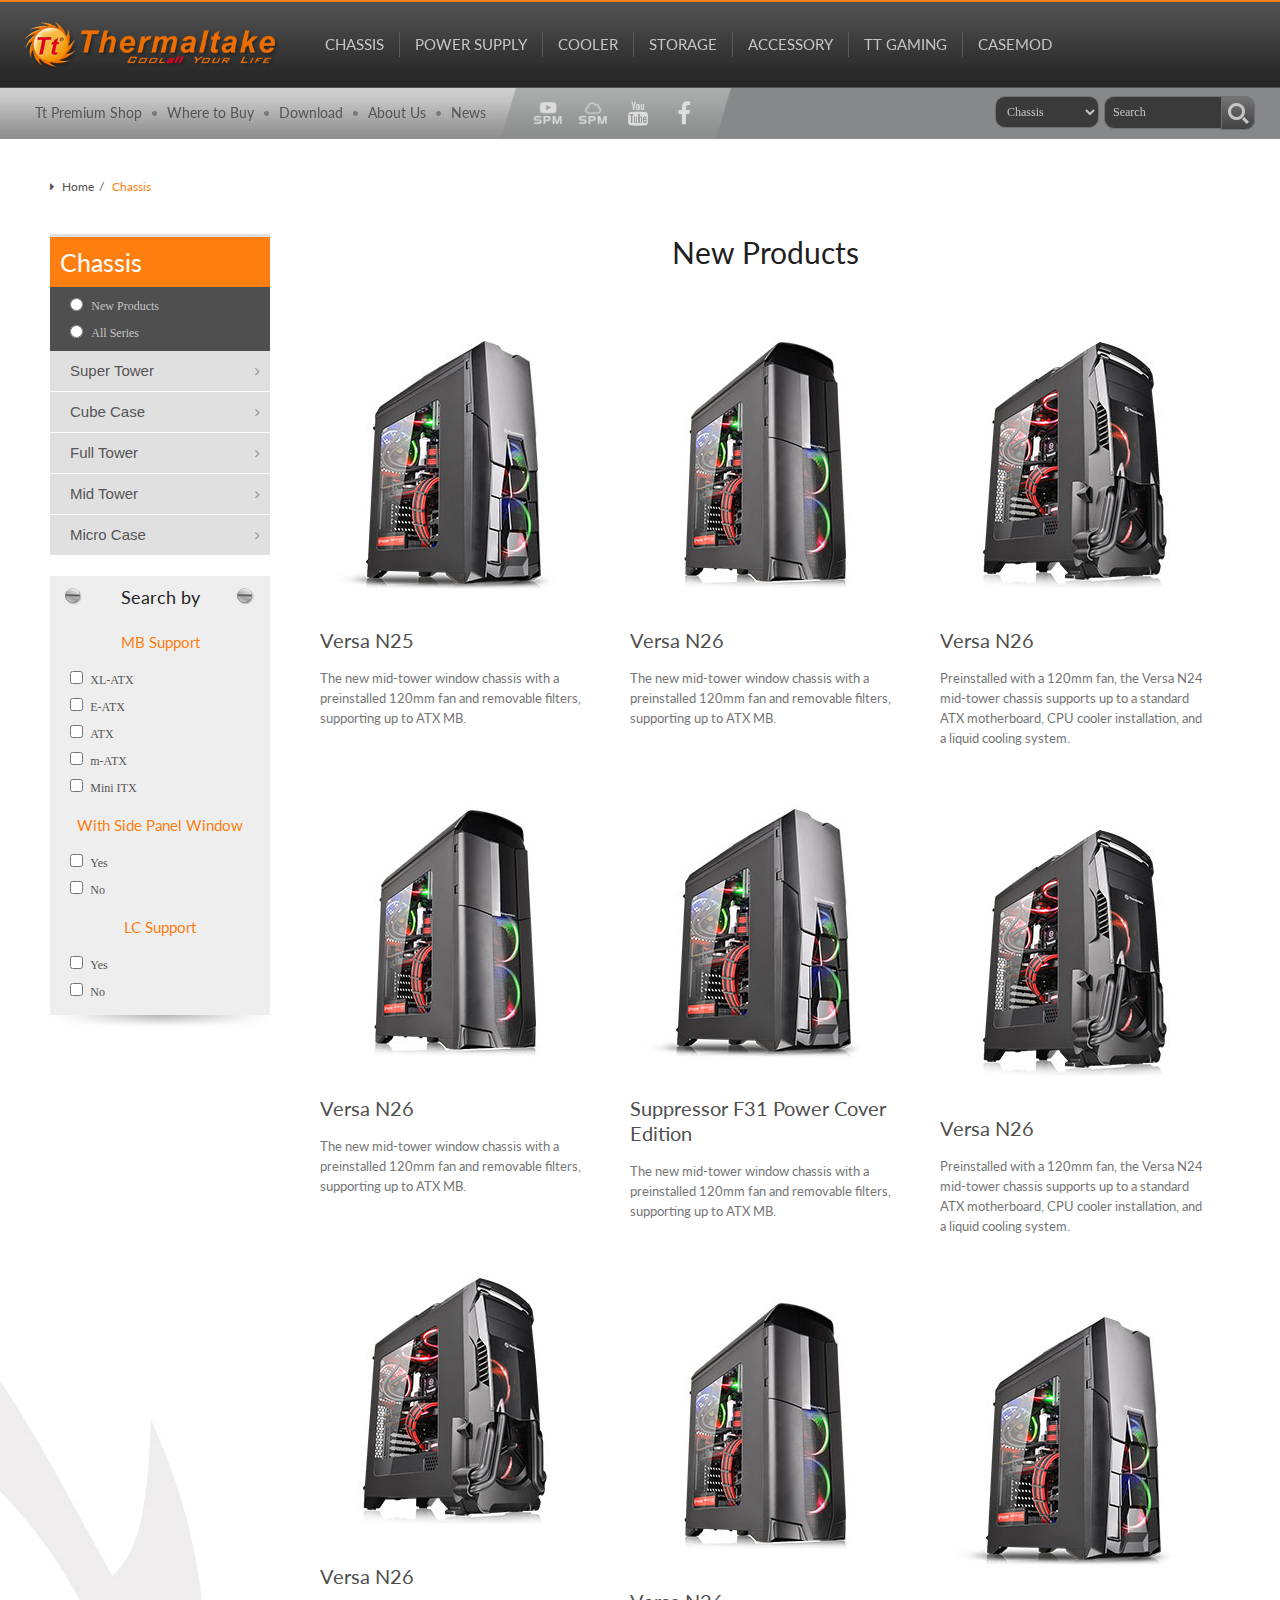
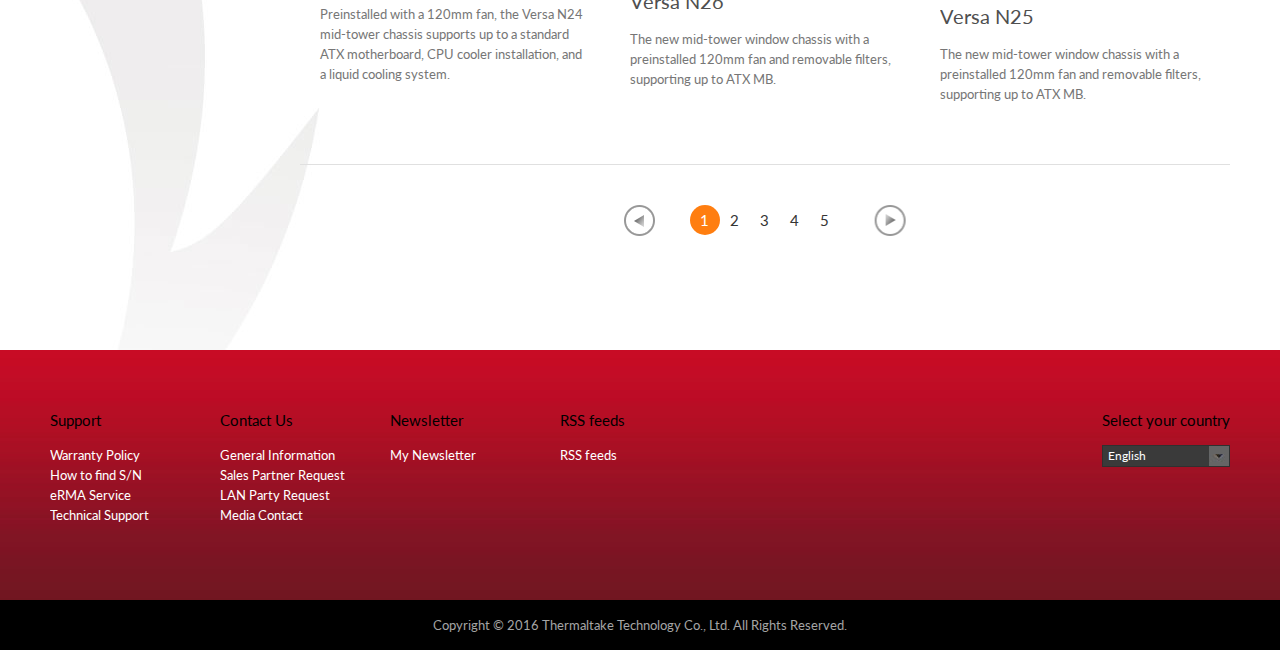
<file: product_list.html>
<!doctype html>
<html>
<head>
<meta charset="utf-8">
<meta name="viewport" content="width=device-width, initial-scale=1">
<meta name="keywords" content="Thermaltake">
<meta name="description" content="Thermaltake">
<title>Thermaltake</title>
<link href="favicon.ico" rel="icon">
<link href="favicon.ico" rel="shortcut icon">
<link href="apple-touch-icon.png" rel="apple-touch-icon">
<link href="css/style.css" rel="stylesheet">
<link href="css/header.css" rel="stylesheet">
<link href="https://fonts.googleapis.com/css?family=Lato" rel="stylesheet">
<link href="css/font-awesome/css/font-awesome.min.css" rel="stylesheet">
<script src="js/plugins/jQuery/jquery-1.8.3.min.js"></script>
<script src="js/common.js"></script>

</head>
<body>
  <header class="gHideHeader">
    
    <div class="gTopMenu">
      <a href="#cd-navigation" class="nav-trigger">
        <span>
          <em aria-hidden="true"></em>
        </span>
      </a>
      <h1 title="thermaltake"><a href="./" title="thermaltake"><img src="images/logo.png" alt="thermaltake"></a></h1>
      <nav class="cd-primary-nav">
        <ul id="cd-navigation">
          <li><a href="product_list.html">Chassis</a></li>
          <li><a href="#">Power Supply</a></li>
          <li><a href="#">Cooler</a></li>
          <li><a href="#">Storage</a></li>
          <li><a href="#">Accessory</a></li>
          <li><a href="#">Tt Gaming</a></li>
          <li><a href="#">CaseMOD</a></li>
        </ul>
      </nav>
    </div>
    <div class="gBotMenu">
      <div class="gBotMenuL">
        <div class="subMenuL">
          <nav class="subMenuLBg">
            <ul>
              <li><a href="#">Tt Premium Shop</a></li>
              <li><a href="#">Where to Buy</a></li>
              <li><a href="#">Download</a></li>
              <li><a href="#">About Us</a></li>
              <li><a href="#">News</a></li>
            </ul>
          </nav>
          <div class="triangleDeep"></div>
          
        </div>
        
        <div class="subMenuR">
          <div class="subMenuRBg">
            <ul>
              <li><a href="#" class="iconSpmVideo"><img src="images/icon_spm_video.png"></a></li>
              <li><a href="#" class="iconSpmWeb"><img src="images/icon_spm_web.png"></a></li>
              <li><a href="#" class="FontAwe"><i class="fa fa-youtube" aria-hidden="true"></i></a></li>
              <li><a href="#" class="FontAwe"><i class="fa fa-facebook" aria-hidden="true"></i></a></li>
            </ul>
          </div>
          <div class="triangleLight"></div>
          
        </div>
      </div>
      <div class="gBotMenuR">
      
        <form>
          <div class="selectBar">
            <select name="" id="name">
              <option value="Chassis">Chassis</option>
              <option value="Power Supply">Power Supply</option>
              <option value="Cooler">Cooler</option>
            </select>
          </div>
          <div class="inputBar">
            <div class="bar"><input type="text" name="" value="" class="inText" placeholder="Search" title="Search"></div>
            <div class="btn"><input type="submit" name="" value="" class="btnSubmit"></div>
          </div>
          <div class="clearer"></div>
        </form>
        
      </div>
    </div>
  </header>

  <div id="pBody">
  	<div class="gCrumbBox">
    	<i class="fa fa-caret-right" aria-hidden="true"></i>
      <a href="./" title="Home">Home</a>/
      <span>Chassis</span>
    </div>
  	<div class="pProCont">
    	
    	<div class="pSideNav">
      	<div class="mainTi">Chassis</div>
        <div class="cate">
        	<input id="newPro" type="radio" name="optionPro" value="newPro">&nbsp;&nbsp;<label for="newPro">New Products</label>
          <div class="h20"></div>
          <input id="allPro" type="radio" name="optionPro" value="allPro">&nbsp;&nbsp;<label for="allPro">All Series</label>
        </div>
        <div class="sideMenu">
          <ul>
            <li class="dropdown">
              <a href="#" data-toggle="dropdown">Super Tower<i class="fa fa-angle-right iconAw" aria-hidden="true"></i></a>
              <ul class="dropdown-menu">
                <li><a href="#">Core</a></li>
              </ul>
            </li>
            <li class="dropdown">
              <a href="#" data-toggle="dropdown">Cube Case<i class="fa fa-angle-right iconAw" aria-hidden="true"></i></a>
              <ul class="dropdown-menu">
                <li><a href="#">Core</a></li>
                <li><a href="#">Suppressor</a></li>
              </ul>
            </li>
            <li class="dropdown">
              <a href="#" data-toggle="dropdown">Full Tower<i class="fa fa-angle-right iconAw" aria-hidden="true"></i></a>
              <ul class="dropdown-menu">
                <li><a href="#">Core</a></li>
                <li><a href="#">Level 10</a></li>
                <li><a href="#">ARMOR</a></li>
                <li><a href="#">Urban</a></li>
                <li><a href="#">Chaser</a></li>
                <li><a href="#">Overseer</a></li>
                <li><a href="#">Element</a></li>
                <li><a href="#">Others</a></li>
              </ul>
            </li>
            <li class="dropdown">
              <a href="#" data-toggle="dropdown">Mid Tower<i class="fa fa-angle-right iconAw" aria-hidden="true"></i></a>
              <ul class="dropdown-menu">
                <li><a href="#">Core</a></li>
                <li><a href="#">Versa</a></li>
                <li><a href="#">Suppressor</a></li>
                <li><a href="#">Level 10</a></li>
                <li><a href="#">ARMOR</a></li>
                <li><a href="#">Soprano</a></li>
                <li><a href="#">Urban</a></li>
                <li><a href="#">Chaser</a></li>
                <li><a href="#">Commander</a></li>
                <li><a href="#">V Series</a></li>
                <li><a href="#">Element</a></li>
                <li><a href="#">Spacecraft</a></li>
                <li><a href="#">Others</a></li>
              </ul>
            </li>
            <li class="dropdown">
              <a href="#" data-toggle="dropdown">Micro Case<i class="fa fa-angle-right iconAw" aria-hidden="true"></i></a>
              <ul class="dropdown-menu">
                <li><a href="#">Versa</a></li>
                <li><a href="#">SD</a></li>
                <li><a href="#">ARMOR</a></li>
                <li><a href="#">Urban</a></li>
                <li><a href="#">Others</a></li>
              </ul>
            </li>
          </ul>
        </div>
        <div class="SearchTi"><p>Search by</p></div>
        <div class="sideSearch">
          <h2>MB Support</h2>
        	<ul>
          	<li><input type="checkbox" name="">&nbsp;&nbsp;<label for="">XL-ATX</label></li>
            <li><input type="checkbox" name="">&nbsp;&nbsp;<label for="">E-ATX</label></li>
            <li><input type="checkbox" name="">&nbsp;&nbsp;<label for="">ATX</label></li>
            <li><input type="checkbox" name="">&nbsp;&nbsp;<label for="">m-ATX</label></li>
            <li><input type="checkbox" name="">&nbsp;&nbsp;<label for="">Mini ITX</label></li>
          </ul>
          <h2>With Side Panel Window</h2>
        	<ul>
          	<li><input type="checkbox" name="">&nbsp;&nbsp;<label for="">Yes</label></li>
            <li><input type="checkbox" name="">&nbsp;&nbsp;<label for="">No</label></li>
            
          </ul>
          <h2>LC Support</h2>
        	<ul>
          	<li><input type="checkbox" name="">&nbsp;&nbsp;<label for="">Yes</label></li>
            <li><input type="checkbox" name="">&nbsp;&nbsp;<label for="">No</label></li>
            
          </ul>
          <div class="clearer"></div>
        </div>
        <div class="sideShadow"></div>
      </div>
      <div class="proListWrap">
      	<div class="ti">New Products</div>
        <div class="proListBox">
        	
        	<div class="proList">
          	<div class="proPic">
              <div class="viewBox">
                <div class="viewTi"><a href="product_view.html" title="Versa N25">MORE</a></div>
              </div>
              <img src="images/p_pro_1.jpg" alt="Versa N25">
            </div>
            <div class="proName"><a href="product_view.html" title="Versa N25">Versa N25</a></div>
            <div class="proDesc">The new mid-tower window chassis with a preinstalled 120mm fan and removable filters, supporting up to ATX MB.</div>
          </div>
          <div class="proList">
          	<div class="proPic">
              <div class="viewBox">
                <div class="viewTi"><a href="" title="Versa N25">MORE</a></div>
              </div>
              <img src="images/p_pro_2.jpg" alt="Versa N25">
            </div>
            <div class="proName"><a href="" title="Versa N25">Versa N26</a></div>
            <div class="proDesc">The new mid-tower window chassis with a preinstalled 120mm fan and removable filters, supporting up to ATX MB.</div>
          </div>
          <div class="proList">
          	<div class="proPic">
              <div class="viewBox">
                <div class="viewTi"><a href="" title="Versa N26">MORE</a></div>
              </div>
              <img src="images/p_pro_3.jpg" alt="Versa N26">
            </div>
            <div class="proName"><a href="" title="Versa N26">Versa N26</a></div>
            <div class="proDesc">Preinstalled with a 120mm fan, the Versa N24 mid-tower chassis supports up to a standard ATX motherboard, CPU cooler installation, and a liquid cooling system.</div>
          </div>
          
          <div class="proList">
          	<div class="proPic">
              <div class="viewBox">
                <div class="viewTi"><a href="" title="Versa N25">MORE</a></div>
              </div>
              <img src="images/p_pro_2.jpg" alt="Versa N25">
            </div>
            <div class="proName"><a href="" title="Versa N25">Versa N26</a></div>
            <div class="proDesc">The new mid-tower window chassis with a preinstalled 120mm fan and removable filters, supporting up to ATX MB.</div>
          </div>
          <div class="proList">
          	<div class="proPic">
              <div class="viewBox">
                <div class="viewTi"><a href="" title="Versa N25">MORE</a></div>
              </div>
              <img src="images/p_pro_1.jpg" alt="Versa N25">
            </div>
            <div class="proName"><a href="" title="Suppressor F31 Power Cover Edition">Suppressor F31 Power Cover Edition</a></div>
            <div class="proDesc">The new mid-tower window chassis with a preinstalled 120mm fan and removable filters, supporting up to ATX MB.</div>
          </div>
          <div class="proList">
          	<div class="proPic">
              <div class="viewBox">
                <div class="viewTi"><a href="" title="Versa N26">MORE</a></div>
              </div>
              <img src="images/p_pro_3.jpg" alt="Versa N26">
            </div>
            <div class="proName"><a href="" title="Versa N26">Versa N26</a></div>
            <div class="proDesc">Preinstalled with a 120mm fan, the Versa N24 mid-tower chassis supports up to a standard ATX motherboard, CPU cooler installation, and a liquid cooling system.</div>
          </div>
          
          <div class="proList">
          	<div class="proPic">
              <div class="viewBox">
                <div class="viewTi"><a href="" title="Versa N26">MORE</a></div>
              </div>
              <img src="images/p_pro_3.jpg" alt="Versa N26">
            </div>
            <div class="proName"><a href="" title="Versa N26">Versa N26</a></div>
            <div class="proDesc">Preinstalled with a 120mm fan, the Versa N24 mid-tower chassis supports up to a standard ATX motherboard, CPU cooler installation, and a liquid cooling system.</div>
          </div>
          <div class="proList">
          	<div class="proPic">
              <div class="viewBox">
                <div class="viewTi"><a href="" title="Versa N25">MORE</a></div>
              </div>
              <img src="images/p_pro_2.jpg" alt="Versa N25">
            </div>
            <div class="proName"><a href="" title="Versa N25">Versa N26</a></div>
            <div class="proDesc">The new mid-tower window chassis with a preinstalled 120mm fan and removable filters, supporting up to ATX MB.</div>
          </div>
          <div class="proList">
          	<div class="proPic">
              <div class="viewBox">
                <div class="viewTi"><a href="" title="Versa N25">MORE</a></div>
              </div>
              <img src="images/p_pro_1.jpg" alt="Versa N25">
            </div>
            <div class="proName"><a href="" title="Versa N25">Versa N25</a></div>
            <div class="proDesc">The new mid-tower window chassis with a preinstalled 120mm fan and removable filters, supporting up to ATX MB.</div>
          </div>
          
        </div>
        <div class="pageCont">
          <table id="pageBox">
            <tr>
              <th><a href="#" title="" class="pagePrev">prev</a></th>
              <td>
                <span>1</span>
                <a href="#" title="02">2</a>
                <a href="#" title="03">3</a>
                <a href="#" title="04">4</a>
                <a href="#" title="05">5</a>
              </td>
              <th><a href="#" title="" class="pageNext">next</a></th>
            </tr>
          </table>
        </div>
      </div>
    </div>
  </div>
  
  <div id="gFooter">
  	<div class="footTopCont">
    	<div class="footTopWrap">
      	<div class="footTopMarg">
          <div class="footTopL">
            <ul>
              <li>
                <p><a href="" title="Support">Support</a></p>
                <ul>
                  <li><a href="" title="Warranty Policy">Warranty Policy</a></li>
                  <li><a href="" title="How to find S/N">How to find S/N</a></li>
                  <li><a href="" title="eRMA Service">eRMA Service</a></li>
                  <li><a href="" title="Technical Support">Technical Support</a></li>
                </ul>
              </li>
              <li>
                <p><a href="" title="Contact Us">Contact Us</a></p>
                <ul>
                  <li><a href="" title="General Information">General Information</a></li>
                  <li><a href="" title="Sales Partner Request">Sales Partner Request</a></li>
                  <li><a href="" title="LAN Party Request">LAN Party Request</a></li>
                  <li><a href="" title="Media Contact">Media Contact</a></li>
                </ul>
              </li>
              <li>
                <p><a href="" title="Newsletter">Newsletter</a></p>
                <ul>
                  <li><a href="" title="My Newsletter">My Newsletter</a></li>
                  
                </ul>
              </li>
              <li>
                <p><a href="" title="RSS feeds">RSS feeds</a></p>
                <ul>
                  <li><a href="" title="RSS feeds">RSS feeds</a></li>
                  
                </ul>
              </li>
            </ul>
          </div>
          <div class="footTopR">
            <p>Select your country</p>
            <div class="langBox">
              <a href="javascript:void(0)" title="English">English</a>
              <ul>
                <li><a href="./" title="Australia">Australia</a></li>
                <li><a href="./" title="Brazil">Brazil</a></li>
                <li><a href="./" title="China">China</a></li>
                <li><a href="./" title="Taiwan">Taiwan</a></li>
                <li><a href="./" title="Taiwan">U.S.A.</a></li>
                <li><a href="./" title="Taiwan">Germany</a></li>
              </ul>
            </div>
          </div>
        </div>
      </div>
    </div>
    <div class="footBotCont">Copyright © 2016 Thermaltake Technology Co., Ltd. All Rights Reserved.</div>
  </div>
  
  <script src="js/plugins/jquery.easing.1.3.js"></script>
  <script src="js/plugins/masonry.js"></script>
  <script>
	$(document).ready(function(e) {
	
		// Dropdown Menu
		var dropdown = document.querySelectorAll('.dropdown');
		var dropdownArray = Array.prototype.slice.call(dropdown,0);
		dropdownArray.forEach(function(el){
			var button = el.querySelector('a[data-toggle="dropdown"]'),
					menu = el.querySelector('.dropdown-menu'),
					arrow = button.querySelector('i.icon-arrow');
		
			button.onclick = function(event) {
				if(!menu.hasClass('show')) {
					menu.classList.add('show');
					menu.classList.remove('hide');
					arrow.classList.add('open');
					arrow.classList.remove('close');
					event.preventDefault();
				}
				else {
					menu.classList.remove('show');
					menu.classList.add('hide');
					arrow.classList.remove('open');
					arrow.classList.add('close');
					event.preventDefault();
				}
			};
		})
		
		Element.prototype.hasClass = function(className) {
				return this.className && new RegExp("(^|\\s)" + className + "(\\s|$)").test(this.className);
		};
		
		$('.proListBox').masonry({
			itemSelector: '.proList',
			columnWidth: 310
		});
	
	});
	</script>
  
</body>
</html>
</file>
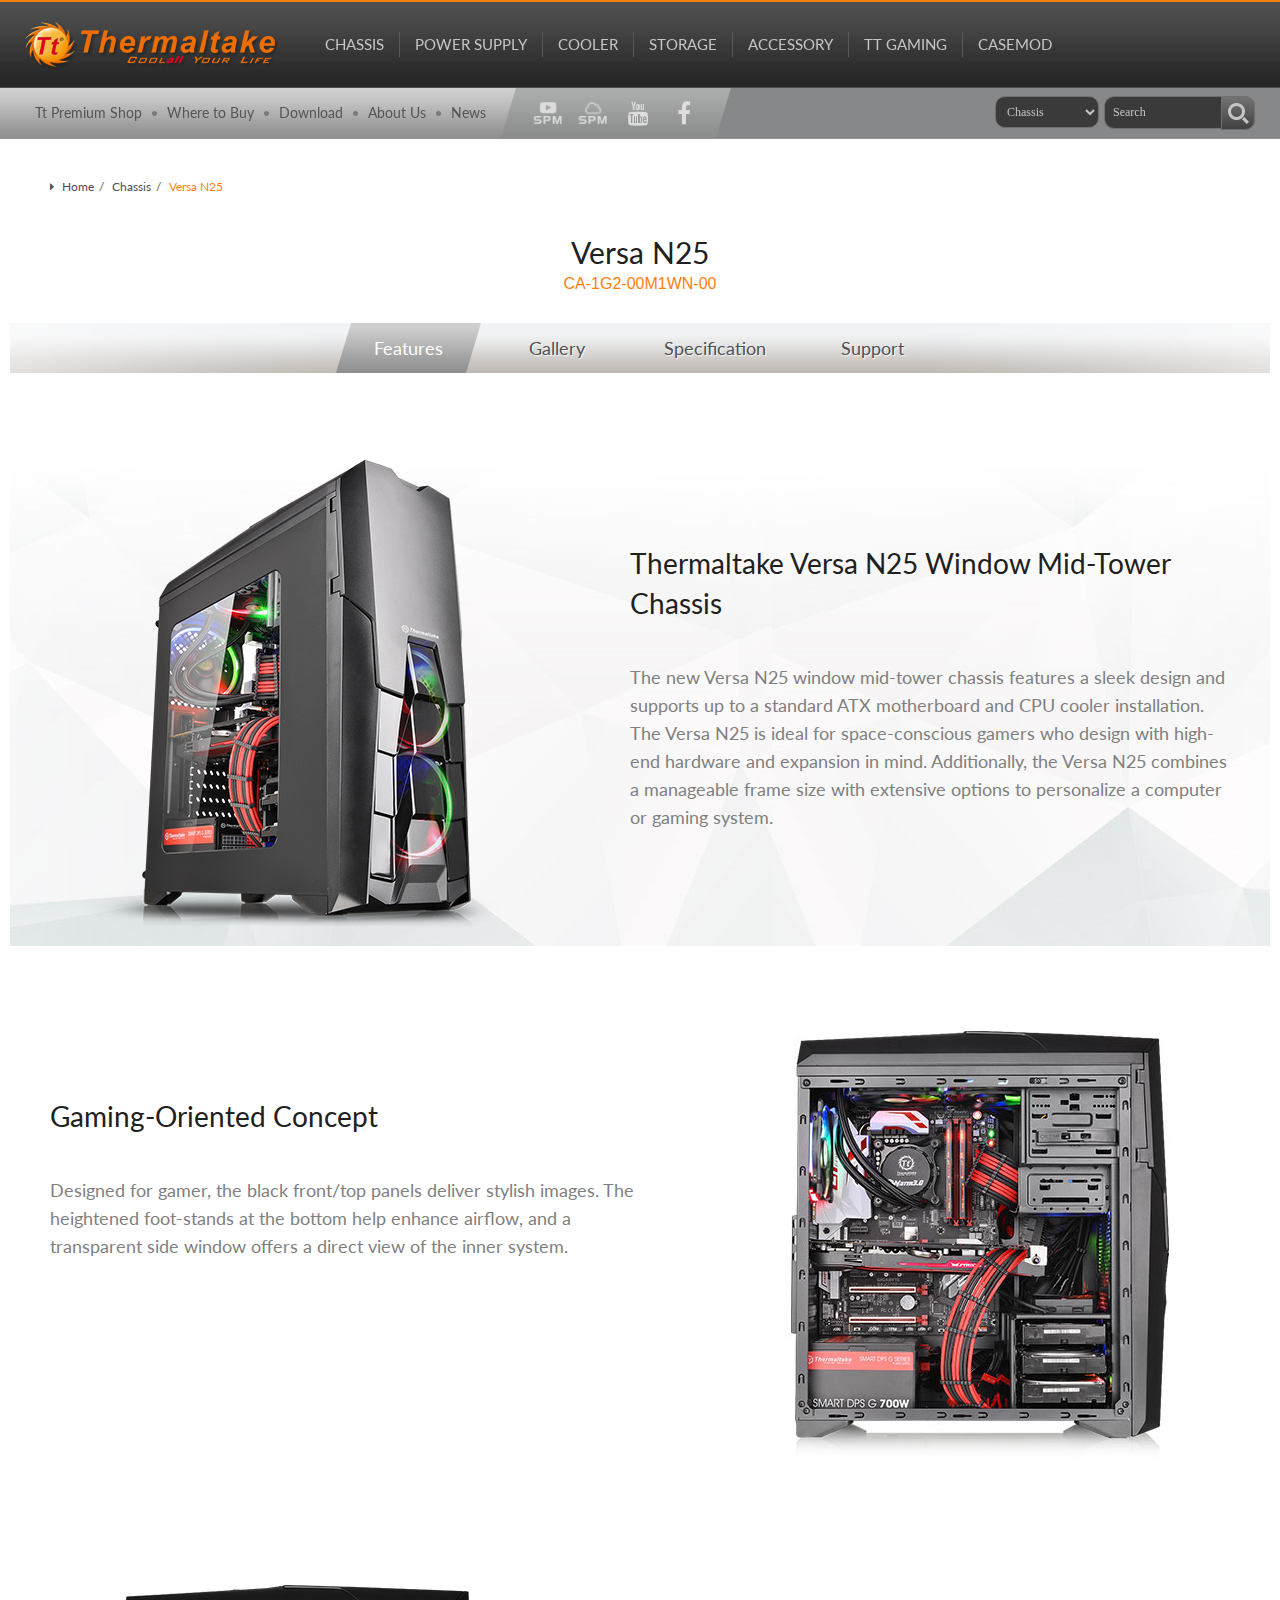
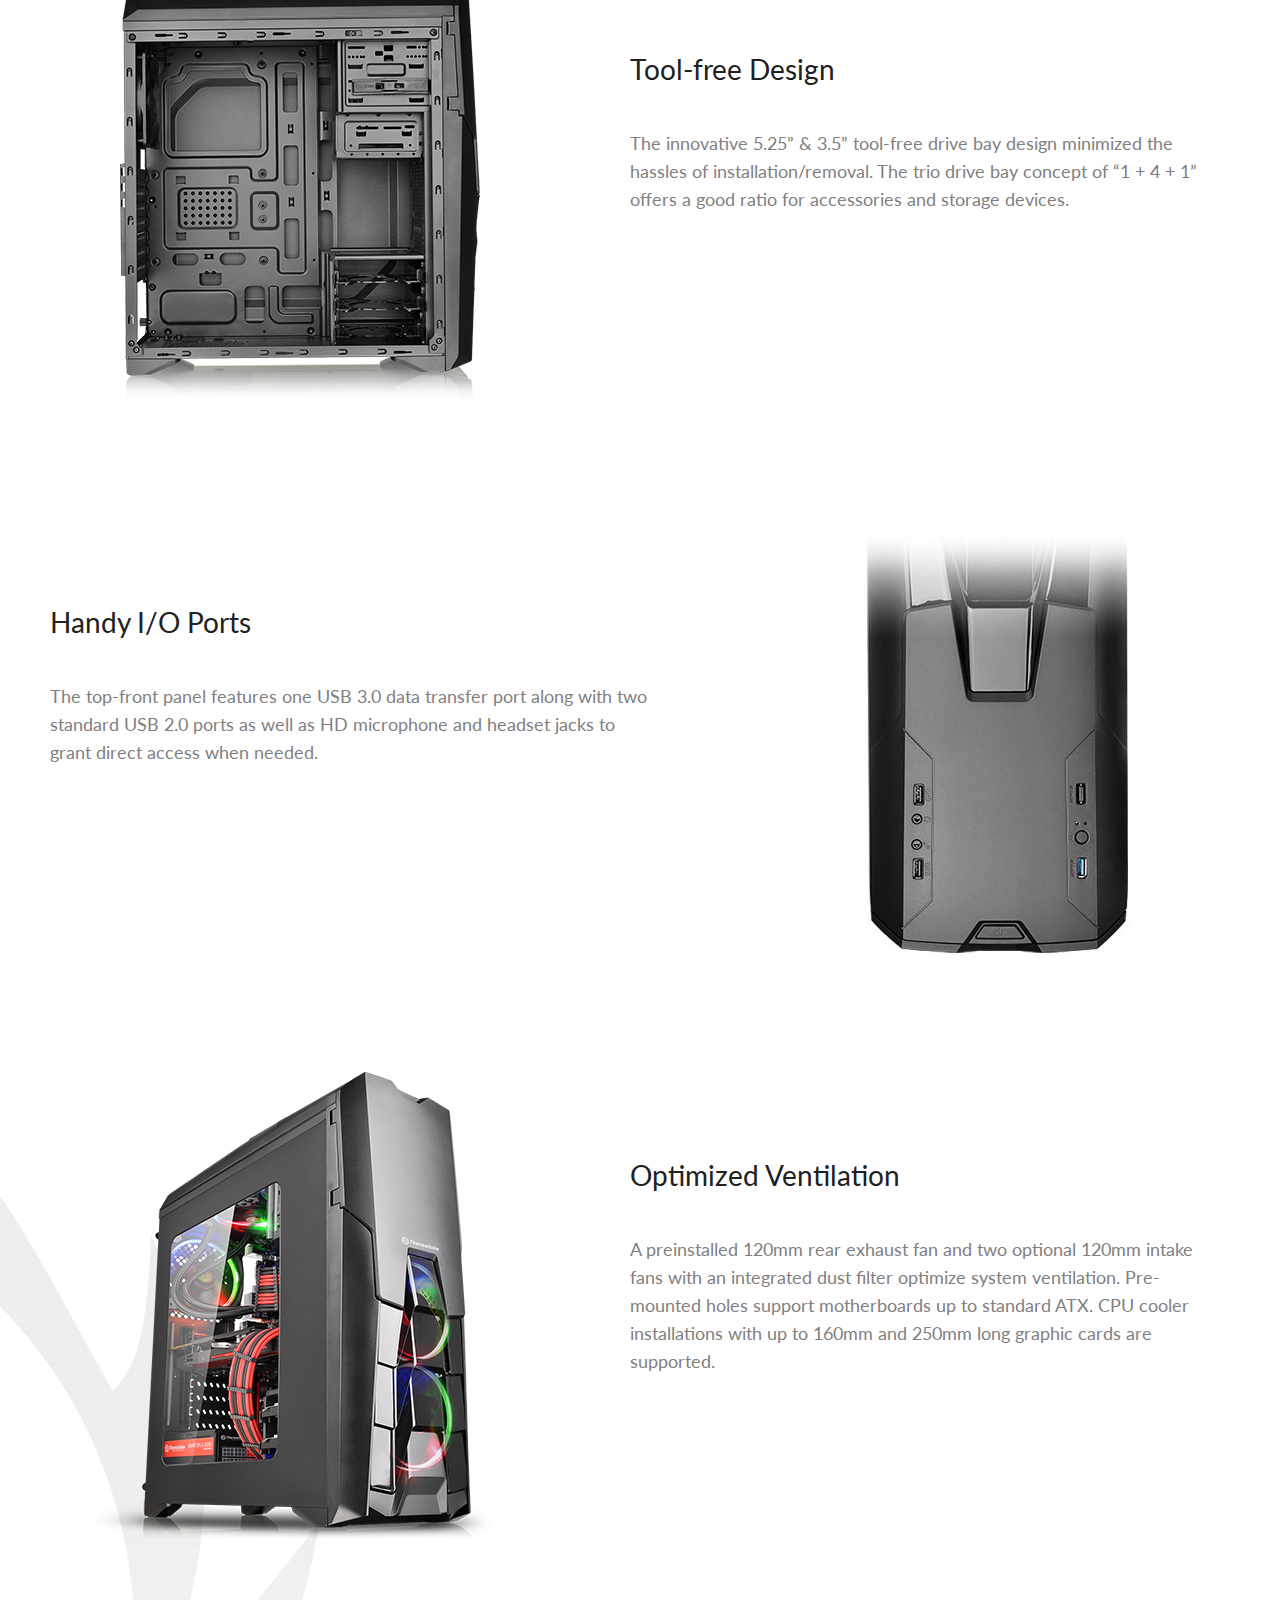
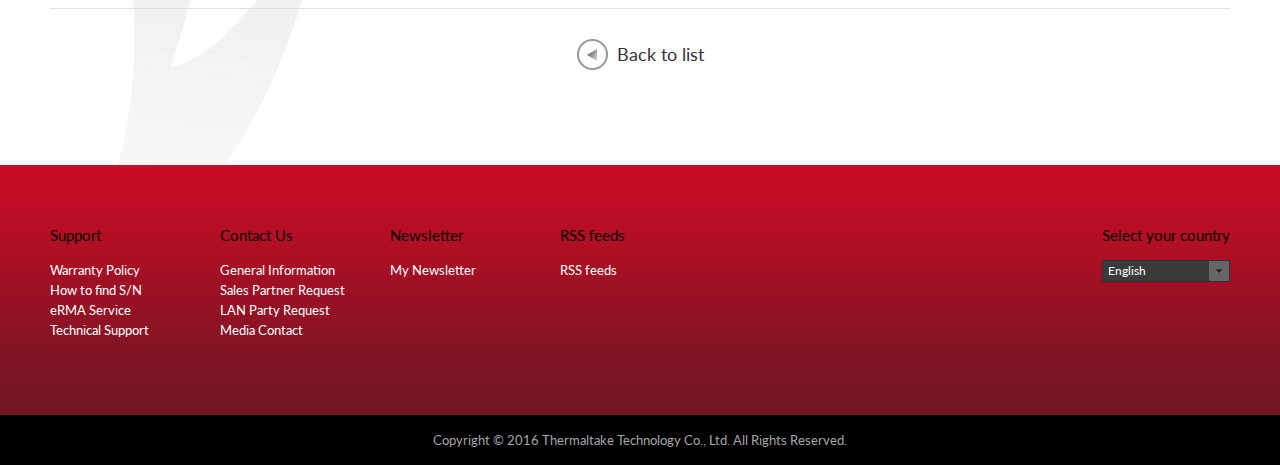
<file: product_view.html>
<!doctype html>
<html>
<head>
<meta charset="utf-8">
<meta name="viewport" content="width=device-width, initial-scale=1">
<meta name="keywords" content="Thermaltake">
<meta name="description" content="Thermaltake">
<title>Thermaltake</title>
<link href="favicon.ico" rel="icon">
<link href="favicon.ico" rel="shortcut icon">
<link href="apple-touch-icon.png" rel="apple-touch-icon">
<link href="css/style.css" rel="stylesheet">
<link href="css/header.css" rel="stylesheet">
<link href="https://fonts.googleapis.com/css?family=Lato" rel="stylesheet">
<link href="css/font-awesome/css/font-awesome.min.css" rel="stylesheet">
<script src="js/plugins/jQuery/jquery-1.8.3.min.js"></script>
<script src="js/common.js"></script>

</head>
<body>
  <header class="gHideHeader">
    
    <div class="gTopMenu">
      <a href="#cd-navigation" class="nav-trigger">
        <span>
          <em aria-hidden="true"></em>
        </span>
      </a>
      <h1 title="thermaltake"><a href="./" title="thermaltake"><img src="images/logo.png" alt="thermaltake"></a></h1>
      <nav class="cd-primary-nav">
        <ul id="cd-navigation">
          <li><a href="product_list.html">Chassis</a></li>
          <li><a href="#">Power Supply</a></li>
          <li><a href="#">Cooler</a></li>
          <li><a href="#">Storage</a></li>
          <li><a href="#">Accessory</a></li>
          <li><a href="#">Tt Gaming</a></li>
          <li><a href="#">CaseMOD</a></li>
        </ul>
      </nav>
    </div>
    <div class="gBotMenu">
      <div class="gBotMenuL">
        <div class="subMenuL">
          <nav class="subMenuLBg">
            <ul>
              <li><a href="#">Tt Premium Shop</a></li>
              <li><a href="#">Where to Buy</a></li>
              <li><a href="#">Download</a></li>
              <li><a href="#">About Us</a></li>
              <li><a href="#">News</a></li>
            </ul>
          </nav>
          <div class="triangleDeep"></div>
          
        </div>
        
        <div class="subMenuR">
          <div class="subMenuRBg">
            <ul>
              <li><a href="#" class="iconSpmVideo"><img src="images/icon_spm_video.png"></a></li>
              <li><a href="#" class="iconSpmWeb"><img src="images/icon_spm_web.png"></a></li>
              <li><a href="#" class="FontAwe"><i class="fa fa-youtube" aria-hidden="true"></i></a></li>
              <li><a href="#" class="FontAwe"><i class="fa fa-facebook" aria-hidden="true"></i></a></li>
            </ul>
          </div>
          <div class="triangleLight"></div>
          
        </div>
      </div>
      <div class="gBotMenuR">
      
        <form>
          <div class="selectBar">
            <select name="" id="name">
              <option value="Chassis">Chassis</option>
              <option value="Power Supply">Power Supply</option>
              <option value="Cooler">Cooler</option>
            </select>
          </div>
          <div class="inputBar">
            <div class="bar"><input type="text" name="" value="" class="inText" placeholder="Search" title="Search"></div>
            <div class="btn"><input type="submit" name="" value="" class="btnSubmit"></div>
          </div>
          <div class="clearer"></div>
        </form>
        
      </div>
    </div>
  </header>

  <div id="pBody">
  	<div class="gCrumbBox">
    	<i class="fa fa-caret-right" aria-hidden="true"></i>
      <a href="./" title="Home">Home</a>/
      <a href="product_list.html" title="Home">Chassis</a>/
      <span>Versa N25</span>
    </div>
  	<div class="pProCont proView">
    	<div class="proViewTi">
      	<h2>Versa N25</h2>
        <h3>CA-1G2-00M1WN-00</h3>
      </div>
      <div role='navigation' class="transformerTabs">
        <ul>
          <li>
            <a href="#" class="active">
              <p><span>Features</span></p>
            </a>
          </li>
          <li>
            <a href="#">
              <p><span>Gallery</span></p>
            </a>
          </li>
          <li>
            <a href="#">
              <p><span>Specification</span></p>
            </a>
          </li>
          <li>
            <a href="#">
              <p><span>Support</span></p>
            </a>
          </li>
        </ul>
      </div>
      <div class="clearer"></div>
      <div class="tabsBody">
      	<!-- 文字編輯器 -->
        <div class="proInfoWrap bgA">
          <div class="proInfoBox">
            <div class="img floatL"><img src="images/p_pro_view_1.png" alt=""></div>
            <div class="info floatR">
              <div class="ti">Thermaltake Versa N25 Window Mid-Tower Chassis</div>
              <div class="txt">The new Versa N25 window mid-tower chassis features a sleek design and supports up to a standard ATX motherboard and CPU cooler installation. The Versa N25 is ideal for space-conscious gamers who design with high-end hardware and expansion in mind. Additionally, the Versa N25 combines a manageable frame size with extensive options to personalize a computer or gaming system.</div>
            </div>
          </div>
        </div>
        <div class="proInfoWrap">
          <div class="proInfoBox">
            <div class="info floatL">
              <div class="ti">Gaming-Oriented Concept</div>
              <div class="txt">Designed for gamer, the black front/top panels deliver stylish images. The heightened foot-stands at the bottom help enhance airflow, and a transparent side window offers a direct view of the inner system.</div>
            </div>
            <div class="img floatR"><img src="images/p_pro_view_2.jpg" alt=""></div>
          </div>
        </div>
        <div class="proInfoWrap">
          <div class="proInfoBox">
            <div class="img floatL"><img src="images/p_pro_view_3.png" alt=""></div>
            <div class="info floatR">
              <div class="ti">Tool-free Design</div>
              <div class="txt">The innovative 5.25” & 3.5” tool-free drive bay design minimized the hassles of installation/removal. The trio drive bay concept of “1 + 4 + 1” offers a good ratio for accessories and storage devices.</div>
            </div>
            
          </div>
        </div>
        <div class="proInfoWrap">
          <div class="proInfoBox">
            <div class="info floatL">
              <div class="ti">Handy I/O Ports</div>
              <div class="txt">The top-front panel features one USB 3.0 data transfer port along with two standard USB 2.0 ports as well as HD microphone and headset jacks to grant direct access when needed.</div>
            </div>
            <div class="img floatR"><img src="images/p_pro_view_4.jpg" alt=""></div>
          </div>
        </div>
        <div class="proInfoWrap">
          <div class="proInfoBox">
            <div class="img floatL"><img src="images/p_pro_view_1.png" alt=""></div>
            <div class="info floatR">
              <div class="ti">Optimized Ventilation</div>
              <div class="txt">A preinstalled 120mm rear exhaust fan and two optional 120mm intake fans with an integrated dust filter optimize system ventilation. Pre-mounted holes support motherboards up to standard ATX. CPU cooler installations with up to 160mm and 250mm long graphic cards are supported.</div>
            </div>
            
          </div>
        </div>
        
      </div>
      
      
      <div class="backBtn"><a href="product_list.html" title="Back to list">Back to list</a></div>
    </div>
  </div>
  
  <div id="gFooter">
  	<div class="footTopCont">
    	<div class="footTopWrap">
      	<div class="footTopMarg">
          <div class="footTopL">
            <ul>
              <li>
                <p><a href="" title="Support">Support</a></p>
                <ul>
                  <li><a href="" title="Warranty Policy">Warranty Policy</a></li>
                  <li><a href="" title="How to find S/N">How to find S/N</a></li>
                  <li><a href="" title="eRMA Service">eRMA Service</a></li>
                  <li><a href="" title="Technical Support">Technical Support</a></li>
                </ul>
              </li>
              <li>
                <p><a href="" title="Contact Us">Contact Us</a></p>
                <ul>
                  <li><a href="" title="General Information">General Information</a></li>
                  <li><a href="" title="Sales Partner Request">Sales Partner Request</a></li>
                  <li><a href="" title="LAN Party Request">LAN Party Request</a></li>
                  <li><a href="" title="Media Contact">Media Contact</a></li>
                </ul>
              </li>
              <li>
                <p><a href="" title="Newsletter">Newsletter</a></p>
                <ul>
                  <li><a href="" title="My Newsletter">My Newsletter</a></li>
                  
                </ul>
              </li>
              <li>
                <p><a href="" title="RSS feeds">RSS feeds</a></p>
                <ul>
                  <li><a href="" title="RSS feeds">RSS feeds</a></li>
                  
                </ul>
              </li>
            </ul>
          </div>
          <div class="footTopR">
            <p>Select your country</p>
            <div class="langBox">
              <a href="javascript:void(0)" title="English">English</a>
              <ul>
                <li><a href="./" title="Australia">Australia</a></li>
                <li><a href="./" title="Brazil">Brazil</a></li>
                <li><a href="./" title="China">China</a></li>
                <li><a href="./" title="Taiwan">Taiwan</a></li>
                <li><a href="./" title="Taiwan">U.S.A.</a></li>
                <li><a href="./" title="Taiwan">Germany</a></li>
              </ul>
            </div>
          </div>
        </div>
      </div>
    </div>
    <div class="footBotCont">Copyright © 2016 Thermaltake Technology Co., Ltd. All Rights Reserved.</div>
  </div>
  
  <script src="js/plugins/jquery.easing.1.3.js"></script>
  <script src="js/plugins/masonry.js"></script>
	<script>
  jQuery(document).ready(function(e) {
  
    var Tabs = {
      
      init: function() {
        this.bindUIfunctions();
        this.pageLoadCorrectTab();
      },
      bindUIfunctions: function() {
        // Delegation
        $(document)
          .on("click", ".transformerTabs a[href^='#']:not('.active')", function(event) {
            Tabs.changeTab(this.hash);
            event.preventDefault();
          })
          .on("click", ".transformerTabs a.active", function(event) {
            Tabs.toggleMobileMenu(event, this);
            event.preventDefault();
          });
      },
      changeTab: function(hash) {
    
        var anchor = $("[href=" + hash + "]");
        var div = $(hash);
        // activate correct anchor (visually)
        anchor.addClass("active").parent().siblings().find("a").removeClass("active");
        // activate correct div (visually)
        div.addClass("active").siblings().removeClass("active");
        // update URL, no history addition
        // You'd have this active in a real situation, but it causes issues in an <iframe> (like here on CodePen) in Firefox. So commenting out.
        // window.history.replaceState("", "", hash);
    
        // Close menu, in case mobile
        anchor.closest("ul").removeClass("open");
      },
      // If the page has a hash on load, go to that tab
      pageLoadCorrectTab: function() {
        this.changeTab(document.location.hash);
      },
      toggleMobileMenu: function(event, el) {
        $(el).closest("ul").toggleClass("open");
      }
    }
    Tabs.init();
    
      
  });
  </script>
  
</body>
</html>
</file>
<file: css/style.css>
﻿@charset "utf-8";
/*
 * CSS Document 
 * $Author: 雯守 $
 * $Date: 2016-8-1 (一) $
*/

/* Default Set. ---------------------------------------------------------------- */
img { border:0; text-decoration:none; max-width:100%; width:100%;}
html, body { width:100%; padding:0; margin:0; font-size:15px; font-family:'Lato', sans-serif; color:#555555;}
a { color:#0d0d0d; text-decoration:none;}
a:hover { color:#333333;}
form, input, textarea, select, label { margin:0; padding:0; /*color:#333;*/ font-size:12px;}
input, textarea, select, label { font-family:'微軟正黑體', Microsoft JhengHei,Verdana, PMingLiU;}
textarea { resize: none;}
.clearer { clear:both; height:0; line-height:0; font-size:0;}
.displayNone { display:none;}

/* MaxImage */

#iBody .iBanner {
  position:fixed;
  width:100%;
  height:100vh;
  overflow:hidden;
  top:0;
  z-index:0;
}
#iBody .iBanner .mc-cycle {
  position:absolute;
}
#iBody .iBanner #maximage {
  cursor:pointer;
  z-index:0;
}
#iBody .iBanner .banAwBox {
	display:none;
	position:absolute;
	width:41px;
	height:60px;
	right:1%;
	top:50%;
	overflow:hidden;
}
#iBody .iBanner .ban-prev {
	display:block;
  width:41px;
  height:20px;
	margin-bottom:20px;
	background-size:100%;
  background-image:url(../images/ban_aw.png);
	background-repeat:no-repeat;
}
#iBody .iBanner .ban-next {
  display:block;
  width:41px;
  height:20px;
	background-size:100%;
  background-image:url(../images/ban_aw.png);
	background-position:3px 0;
	background-repeat:no-repeat;
  transform:rotate(180deg);
 	-ms-transform:rotate(180deg);
 	-webkit-transform:rotate(180deg);
  -moz-transform:rotate(180deg);
}
#iBody .iBanner .dot-nav {
  position:absolute;
  top:50%;
  text-align:center;
  padding:20px 0;
  z-index:1;
  right:40px;
  transform:translateX(-50%);
  -ms-transform:translateX(-50%);
  -moz-transform:translateX(-50%);
  -webkit-transform:translateX(-50%);
}
#iBody .iBanner .dot-nav a {
  display:block;
  width:10px;
  height:10px;
  border-radius:100%;
  font-size:0;
  margin:0 0 15px 0;
	background:#909090;
}
#iBody .iBanner .dot-nav a.activeSlide {
  background:#ff7e10;
}
.downSign {
	position:absolute;
	left:50%;
	margin:0 0 0 -25px;
	bottom:50px;
	width:51px;
	height:51px;
	background-size:100%;
  background-image:url(../images/ban_aw_bot.png);
	overflow:hidden;
}
@media only screen and (max-width: 1439px) {
	#iBody .iBanner .banAwBox {
		display:block;
	}
	#iBody .iBanner .dot-nav {
		display:none;
	}
}
@media only screen and (max-width: 1280px) {
	.downSign {
		width:40px;
		height:40px;
		bottom:30px;
	}
}
@media only screen and (max-width: 767px) {
  #iBody .iBanner {
    height: 400px;
  }
	.downSign {
		display:none;
	}
	#iBody .iBanner .ban-prev, #iBody .iBanner .ban-next {
		width:31px;
		height:20px;
	}
}
@media only screen and (max-width: 479px) {
  #iBody .iBanner {
    height: 350px;
  }
}

/* ibody cont */

.iMainCont {
  position:relative;
  z-index:2;
  width:100%;
	background-color:#fff;
  margin-top:100vh;
}

@media only screen and (max-width: 767px) {
	.iMainCont {
		margin-top:399px;
	}
}
@media only screen and (max-width: 479px) {
  .iMainCont {
		margin-top:349px;
	}
}

.iNewsBox {
  position:relative;
  background:url(../images/i_news_bg.gif) repeat;
}
.iNewsBox .newsSlick .item {
  text-align:center;
  padding:17px 0;
	-webkit-transition:.2s ease-in-out;
	transition:.2s ease-in-out;
}
.iNewsBox .newsSlick .item > * {
  display:inline-block;
  position:relative;
  line-height:20px;
  font-size:15px;
  vertical-align:top;
}
.iNewsBox .newsSlick .item .date {
  color:#ef9daa;
  margin-right:20px;
}
.iNewsBox .newsSlick .item .title {
  max-width:calc(100% - 200px);
	padding:0;
	margin:0;
}
.iNewsBox .newsSlick .item .title a {
	display:block;
	color:#fff;
	-webkit-transition:.2s ease-in-out;
	transition:.2s ease-in-out;
	overflow:hidden;
  text-overflow:ellipsis;
  white-space:nowrap;
}
.iNewsBox .newsSlick .item .title a:hover {
	color:#ff7e10;
}

@media only screen and (max-width: 1280px) {
	.iNewsBox .newsSlick .item {
		padding:13px 0;
	}
}
@media only screen and (max-width: 1024px) {
	.iNewsBox .newsSlick .item {
		padding:13px 0;
	}
	.iNewsBox .newsSlick .item > * {
		line-height:18px;
		font-size:13px;
	}
}
@media only screen and (max-width: 479px) {
	.iNewsBox .newsSlick .item .date {
		display:none;
	}
	.iNewsBox .newsSlick .item .title {
		max-width:calc(100% - 70px);
	}
}
.iProCont {
	width:100%;
	padding:95px 0;
	overflow:hidden;
}
.iProBox {
	position:relative;
	max-width:1420px;
	margin:0 auto;
}
#owlPro {
	max-width:1420px;
	margin:0 auto;
}
#owlPro .item {
  margin:0 50px;
  
}
#owlPro .item .proPic {
	position:relative;
}
#owlPro .item .proName a {
	display:block;
	width:100%;
	padding:5px 0;
	font-size:18px;
	line-height:25px;
	color:#242424;
	text-align:center;
	overflow:hidden;
}
#owlPro .item:hover .proName a {
	color:#ff7e10;
}
.proAwBox {
  text-align: center;
}
.proAwBox a.prev, .proAwBox a.next {
	display:block;
	position:absolute;
	left:-90px;
	top:50%;
	margin:-25px 0 0 0;
	width:50px;
	height:50px;
	text-indent:-9999px;
	background:url(../images/i_pro_aw_l.png) no-repeat;
	cursor:pointer;
	-webkit-transition:.2s ease-in-out;
	transition:.2s ease-in-out;
}
.proAwBox a.next {
	background:url(../images/i_pro_aw_r.png) no-repeat;
	right:-90px;
	left:inherit;
}

.viewBox {
	position:absolute;
	width:100%;
	height:100%;
	-ms-filter:"progid: DXImageTransform.Microsoft.Alpha(Opacity=0)";
	filter:alpha(opacity=0);
	opacity:0;
	background-color:rgba(255, 255, 255, 0.5);
	-webkit-transition:all 0.5s ease 0s;
	transition:all 0.5s ease 0s;
	overflow:hidden;
}
#owlPro .item:hover .viewBox {
	-ms-filter:"progid: DXImageTransform.Microsoft.Alpha(Opacity=100)";
	filter:alpha(opacity=100);
	opacity:1;
}
.viewBox .viewTi {
	position:absolute;
	width:100px;
	height:100px;
	top:50%;
	left:50%;
	line-height:100px;
	text-align:center;
	border-radius:99em;
	-moz-border-radius:99em;
	-webkit-border-radius:99em;
	-o-border-radius:99em;
	-webkit-transform:scale(0);
	-ms-transform:scale(0);
	transform:scale(0);
	-webkit-transition:all 0.2s linear;
	transition:all 0.2s linear;
	font-size:20px;
	background-color:#2e2e2e;
	margin:-50px 0 0 -50px;
	overflow:hidden;
}
#owlPro .item:hover .viewBox .viewTi {
	-webkit-transform:scale(1);
	-ms-transform:scale(1);
	transform:scale(1);
	-webkit-transition:all 0.2s linear;
	transition:all 0.2s linear;
}
.viewBox .viewTi a {
	display:block;
	width:100px;
	height:100px;
	font-size:15px;
	color:#FFF;
	overflow:hidden;
}

@media only screen and (max-width: 1630px) {
	.proAwBox a.prev {
		left:0;
	}
	.proAwBox a.next {
		right:0;
	}
}
@media only screen and (max-width: 1420px) {
	.proAwBox a.prev {
		left:1%;
	}
	.proAwBox a.next {
		right:1%;
	}
}
@media only screen and (max-width: 479px) {
	.iProCont {
		padding:50px 0;
	}
}

.iActionCont {
	width:100%;
	margin:0 auto;
	background:url(../images/grad_bg.png) no-repeat center top;
	overflow:hidden;
}
.iActionBg {
	width:100%;
	padding:95px 0;
	background-image:url(../images/g_logo_bg.jpg);
	background-position:left bottom;
	background-repeat:no-repeat;
}
.iActionBox {
	width:100%;
	max-width:1180px;
	margin:0 auto;
	overflow:hidden;
}
.iActionBL, .iActionBR {
	width:100%;
	position:relative;
	overflow:hidden;
}
.iActionBL .tiBox, .iActionBR .tiBox {
	position:absolute;
	left:0;
	top:0;
	width:295px;
	background-color:rgba(0, 0, 0, 0.7);
	height:100%;
}
.iActionBR .tiBox {
	left:inherit;
	right:0;
}
.iActionBL .tiBox .ti, .iActionBR .tiBox .ti {
	color:#FFF;
	font-size:25px;
	margin:25px;
	max-height:60px;
	overflow:hidden;
}
.iActionBL .tiBox .txt, .iActionBR .tiBox .txt {
	color:#ff7e10;
	font-size:15px;
	margin:0 25px;
	line-height:20px;
	max-height:100px;
	overflow:hidden;
}
.iActionBL .tiBox .btn, .iActionBR .tiBox .btn {
	position:absolute;
	bottom:30px;
	left:25px;
	width:120px;
	height:40px;
	line-height:40px;
	text-align:center;
	background-color:#ff7e10;
	overflow:hidden;
}
.iActionBL .tiBox .btn a, .iActionBR .tiBox .btn a {
	display:block;
	color:#FFF;
	font-size:15px;
}
.iActionImg {
	display:block;
}
.iActionS {
	position:relative;
	float:left;
	width:50%;
	max-width:590px;
	overflow:hidden;
	-webkit-transition:all 0.2s linear;
	transition:all 0.2s linear;
}
.iActionS .tiBox {
	position:absolute;
	width:100%;
	height:100%;
	left:0;
	top:0;
	background-color:rgba(0, 0, 0, 0.7);
	-webkit-transition:all 0.2s linear;
	transition:all 0.2s linear;
	-ms-filter:"progid: DXImageTransform.Microsoft.Alpha(Opacity=0)";
	filter:alpha(opacity=0);
	opacity:0;
}
.iActionS .tiBox a {
	display:block;
	width:100%;
	height:100%;
	overflow:hidden;
}
.iActionS .tiBox a p {
	font-size:25px;
	color:#FFF;
	margin:25px;
	max-height:60px;
	text-align:center;
	overflow:hidden;
}
.iActionS:hover .tiBox {
	-ms-filter:"progid: DXImageTransform.Microsoft.Alpha(Opacity=100)";
	filter:alpha(opacity=100);
	opacity:1;
	-webkit-transition:all 0.2s linear;
	transition:all 0.2s linear;
}
@media only screen and (max-width: 800px) {
	.iActionBL .tiBox .btn, .iActionBR .tiBox .btn {
		display:none;
	}
}
@media only screen and (max-width: 640px) {
	.iActionBL .tiBox, .iActionBR .tiBox {
		display:none;
	}
	.iActionS .tiBox {
		display:none;
	}
}
@media only screen and (max-width: 590px) {
	.iActionS {
		width:100%;
	}
}

.iMediaCont {
	width:100%;
	/*padding:95px 0;*/
	background:url(../images/g_bot_bg.jpg) repeat-x top;
	overflow:hidden;
}
.iMediaWrap {
	width:100%;
	/*max-width:1200px;*/
	padding:95px 0;
	background:url(../images/i_video_bg.png) repeat-x bottom;
	margin:0 auto;
	overflow:hidden;
}
.iMediaMarg {
	margin:0 10px;
}

.iVideoBox {
	position:relative;
	/*float:left;
	width:65%;*/
	width:100%;
	margin:0 auto;
	max-width:990px;
	/*max-width:690px;*/
	overflow:hidden;
}
#owlVideo {
	/*max-width:600px;*/
	max-width:900px;
	margin:0 auto;
}
#owlVideo .item {
	padding:5px;
	max-width:280px;
	height:360px;
	margin:0 auto;
	background:#252525;
	overflow:hidden;
}
#owlVideo .item .youTubeImg {
	position:relative;
	margin-bottom:20px;
}
#owlVideo .item .youTubeImg img {
	display:block;
}
#owlVideo .item .ti {
	padding:0 15px;
	margin-bottom:10px;
	max-height:46px;
	font-size:15px;
	line-height:23px;
	color:#fefefe;
	overflow:hidden;
}
#owlVideo .item .icon {
	position:relative;
	width:57px;
	height:57px;
	margin:15px 10px 5px 10px;
	line-height:57px;
	text-align:center;
	border-radius:99em;
	-moz-border-radius:99em;
	-webkit-border-radius:99em;
	-o-border-radius:99em;
	-webkit-transition:all 0.2s linear;
	transition:all 0.2s linear;
	font-size:20px;
	border:3px solid #e5001f;
	overflow:hidden;
}
#owlVideo .item .icon .tri {
	position:absolute;
	left:50%;
	top:50%;
	margin:-5.5px 0 0 -6.5px;
	width: 0;
	height: 0;
	border-style: solid;
	border-width: 6.5px 0 6.5px 11px;
	border-color: transparent transparent transparent #FFF;

}
.videoAwBox {
  text-align: center;
}
.videoAwBox a.prev, .videoAwBox a.next {
	display:block;
	position:absolute;
	left:0;
	top:50%;
	margin:-27.5px 0 0 0;
	width:30px;
	height:55px;
	text-indent:-9999px;
	background:url(../images/i_video_aw.png) no-repeat;
	cursor:pointer;
	-webkit-transition:.2s ease-in-out;
	transition:.2s ease-in-out;
}
.videoAwBox a.next {
	background:url(../images/i_video_aw.png) no-repeat;
	right:0;
	left:inherit;
	transform:rotate(180deg);
 	-ms-transform:rotate(180deg);
 	-webkit-transform:rotate(180deg);
  -moz-transform:rotate(180deg);
}

.iFbBox {
	float:right;
	width:33%;
	max-width:430px;
	padding:5px;
	background:#252525;
	overflow:hidden;
}
.fb-like-box, .fb-like-box span, .fb-like-box span iframe[style] {width: 100% !important;}

@media only screen and (max-width: 991px) {
	.iVideoBox, .iFbBox {
		float:none;
		width:100%;
		margin:0 auto;
	}
	.iFbBox {
		width:95%;
	}
	.iVideoBox {
		/*margin-bottom:45px;*/
	}
}

.iQlinkCont {
	width:100%;
	overflow:hidden;
}
.iQlinkCont a {
	display:block;
	float:left;
	width:33.3%;
	max-width:640px;
	overflow:hidden;
}
.iQlinkCont a img {
	display:block;
}
@media only screen and (max-width: 590px) {
	.iQlinkCont a {
		float:none;
		width:100%;
	}
}

#gFooter {
	position:relative;
	width:100%;
	background-color:#000;
	/*overflow:hidden;*/
}
.footTopCont {
	width:100%;
	height:250px;
	/*overflow:hidden;*/
	background:url(../images/g_footer_bg.jpg) repeat-x;
}
.footTopWrap {
	max-width:1200px;
	margin:0 auto;
	/*overflow:hidden;*/
}
.footTopMarg {
	margin:0 10px;
}
.footTopL {
	float:left;
	margin:60px 0 0;
	overflow:hidden;
}
.footTopL ul {
	padding:0;
	margin:0;
	list-style:none;
}
.footTopL ul li {
	float:left;
	width:170px;
	overflow:hidden;
}
.footTopL ul li p {
	width:100%;
	margin:0 0 15px 0;
	padding:0;
	overflow:hidden;
}
.footTopL ul li p a {
	color:#000;
	font-size:15px;
	line-height:20px;
}
.footTopL ul li ul li {
	width:100%;
	overflow:hidden;
}
.footTopL ul li ul li a {
	font-size:13px;
	line-height:20px;
	color:#FFF;
	overflow:hidden;
	-webkit-transition:.2s ease-in-out;
	transition:.2s ease-in-out;
}
.footTopL ul li ul li a:hover {
	color:#ff7e10;
}

.footTopR {
	float:right;
	margin:60px 0 0;
}
.footTopR p {
	width:100%;
	margin:0 0 15px 0;
	padding:0;
	color:#000;
	font-size:15px;
	line-height:20px;
	overflow:hidden;
}
.footTopR .langBox {
	position:relative;
	width:100%;
}
.footTopR .langBox:hover ul {
	display:block;
}
.footTopR .langBox a {
	display:block;
	height:20px;
	color:#FFF;
	line-height:20px;
	font-size:12px;
	padding:0 5px;
	border:1px solid #303030;
	background-color:#3a3a3a;
	background-image:url(../images/lang_aw.jpg);
	background-position:right top;
	background-repeat:no-repeat;
}
.footTopR .langBox ul {
	display:none;
	position:absolute;
	left:0;
	bottom:22px;
	width:100%;
	border-top:0;
	list-style:none;
	padding:0;
	margin:0;
	z-index:10;
}
.footTopR .langBox ul li {
}
.footTopR .langBox ul li a {
	border:0;
	background-image:none;
}
.footTopR .langBox ul li a:hover {
	background-color:#303030;
}

.footBotCont {
	width:100%;
	text-align:center;
	font-size:13px;
	padding:17px 0;
	color:#a5a5a5;
	overflow:hidden;
}

@media only screen and (max-width: 860px) {
	.footTopL ul ul {
		display:none;
	}
	.footTopL ul li {
		float:none;
		width:130px;
	}
}

#pBody {
	width:100%;
	margin-top:139px;
	background-image:url(../images/g_logo_bg.jpg);
	background-position:left bottom;
	background-repeat:no-repeat;
	overflow:hidden;
}
@media only screen and (max-width: 1279px) {
	#pBody {
		margin:119px auto 0;
	}
}
@media only screen and (max-width: 1199px) {
	#pBody {
		width:90%;
		background-image:none;
	}
}
@media only screen and (max-width: 1023px) {
	#pBody {
		width:750px;
	}
}
@media only screen and (max-width: 767px) {
	#pBody {
		width:100%;
	}
}

.gCrumbBox {
	max-width:1180px;
	font-size:12px;
	padding:0 10px;
	margin:40px auto;
	overflow:hidden;
}
.gCrumbBox a {
	color:#4f4f4f;
	padding:0 5px;
}
.gCrumbBox span {
	color:#ff7e10;
	padding:0 5px;
}

/* product list */

.pProCont {
	max-width:1180px;
	padding:0 10px;
	margin:0 auto;
}
.pSideNav {
	float:left;
	width:100%;
	max-width:220px;
	border-top:3px solid #e0e0e0;
}
.pSideNav .mainTi {
	min-height:30px;
	color:#FFF;
	font-size:25px;
	line-height:30px;
	padding:10px;
	background-color:#ff7e10;
}
.pSideNav .cate {
	padding:10px 0 10px 20px;
	background-color:#4f4f4f;
	color:#c5c5c5;
	font-size:15px;
	font-family:Myriad, sans-serif;
}
.pSideNav .cate label {
	vertical-align:bottom;
}
.pSideNav .sideMenu {
	margin-bottom:20px;
}
.pSideNav ul {
	list-style:none;
	margin:0;
	padding:0;
}
.pSideNav ul li {
	font-family:Myriad, sans-serif;
}
.dropdown a {
  text-decoration: none;
}
.dropdown [data-toggle="dropdown"] {
  position:relative;
  display:block;
  color:#555555;
  background:#e0e0e0;
	border-bottom:1px solid #FFF;
  padding:10px 20px;
	font-size:15px;
	line-height:20px;
}
.dropdown [data-toggle="dropdown"]:hover {
  background:#b0b0b0;
}
.dropdown .iconAw {
  position:absolute;
  display:block;
  font-size:13px;
  color:#909090;
  top:50%;
	margin:-6px 0 0 0;
  right:10px;
}
.dropdown .iconAw.open {
  -moz-transform: rotate(-180deg);
  -ms-transform: rotate(-180deg);
  -webkit-transform: rotate(-180deg);
  transform: rotate(-180deg);
  -moz-transition: -moz-transform 0.6s;
  -o-transition: -o-transform 0.6s;
  -webkit-transition: -webkit-transform 0.6s;
  transition: transform 0.6s;
}
.dropdown .iconAw.close {
  -moz-transform: rotate(0deg);
  -ms-transform: rotate(0deg);
  -webkit-transform: rotate(0deg);
  transform: rotate(0deg);
  -moz-transition: -moz-transform 0.6s;
  -o-transition: -o-transform 0.6s;
  -webkit-transition: -webkit-transform 0.6s;
  transition: transform 0.6s;
}
.dropdown .icon-arrow:before {
  content: '\25BC';
}
.dropdown .dropdown-menu {
  max-height:0;
  overflow:hidden;
  list-style:none;
  padding:0;
  margin:0;
}
.dropdown .dropdown-menu li {
  padding: 0;
}
.dropdown .dropdown-menu li a {
  display:block;
  color:#ed6d00;
	line-height:25px;
  padding:0 20px;
}
.dropdown .dropdown-menu li a:hover {
  background: #f6f6f6;
}
.dropdown .show, .dropdown .hide {
  -moz-transform-origin: 50% 0%;
  -ms-transform-origin: 50% 0%;
  -webkit-transform-origin: 50% 0%;
  transform-origin: 50% 0%;
}
.dropdown .show {
  display: block;
	padding:10px 0;
	background:#f5f5f5;
  max-height: 9999px;
  -moz-transform: scaleY(1);
  -ms-transform: scaleY(1);
  -webkit-transform: scaleY(1);
  transform: scaleY(1);
  animation: showAnimation 0.5s ease-in-out;
  -moz-animation: showAnimation 0.5s ease-in-out;
  -webkit-animation: showAnimation 0.5s ease-in-out;
  -moz-transition: max-height 1s ease-in-out;
  -o-transition: max-height 1s ease-in-out;
  -webkit-transition: max-height 1s ease-in-out;
  transition: max-height 1s ease-in-out;
}
.pSideNav .SearchTi {
	background-image:url(../images/icon_screw.png);
	background-position:15px center;
	background-repeat:no-repeat;
	background-color:#eeeeee;
}
.pSideNav .SearchTi p {
	display:block;
	color:#252525;
	text-align:center;
	margin:0;
	font-size:18px;
	padding:10px 30px;
	background-image:url(../images/icon_screw.png);
	background-position:right 15px center;
	background-repeat:no-repeat;
}
.pSideNav .sideSearch {
	background-color:#eeeeee;
	padding-bottom:10px;
}
.pSideNav .sideSearch h2 {
	padding:15px 0;
	margin:0;
	color:#ff7e10;
	font-size:15px;
	font-weight:normal;
	text-align:center;
}
.pSideNav .sideSearch li {
	font-size:13px;
	padding:5px 20px;
}
.sideShadow {
	height:12px;
	background:url(../images/side_shadow.png) no-repeat top center;
}

.proListWrap {
	float:right;
	width:100%;
	max-width:930px;
	overflow:hidden;
}
.proListWrap .ti {
	text-align:center;
	font-size:30px;
	color:#202020;
	padding-bottom:50px;
}
.proListBox {
	width:100%;
}
.proList {
	float:left;
	max-width:290px;
	margin:0 10px 60px;
}
.proList .proPic {
	position:relative;
	margin:0 0 15px 0;
}
.proList .proName {
	margin:0 10px 15px 10px;
	/*max-height:50px;*/
	overflow:hidden;
}
.proList .proName a {
	display:block;
	font-size:20px;
	line-height:25px;
	color:#4f4f4f;
}
.proList:hover .proName a {
	color:#ff7e10;
}
.proList .proDesc {
	margin:0 10px;
	font-size:13px;
	line-height:20px;
	color:#767676;
	/*max-height:80px;*/
}
.proList:hover .viewBox {
	-ms-filter:"progid: DXImageTransform.Microsoft.Alpha(Opacity=100)";
	filter:alpha(opacity=100);
	opacity:1;
}
.proList:hover .viewBox .viewTi {
	-webkit-transform:scale(1);
	-ms-transform:scale(1);
	transform:scale(1);
	-webkit-transition:all 0.2s linear;
	transition:all 0.2s linear;
}
@media only screen and (max-width: 1199px) {
	.pSideNav {
		width:30%;
		min-width:220px;
	}
	.proListWrap {
		width:70%;
	}
}
@media only screen and (max-width: 1023px) {
	.pSideNav {
		width:100%;
		padding-bottom:50px;
		min-width:inherit;
		max-width:inherit;
	}
	.proListWrap {
		width:100%;
	}
	.proListBox {
    width:85%;
    margin:0 auto;
	}
}
@media only screen and (max-width: 767px) {
	.proListBox {
    width:100%;
	}
}
@media only screen and (max-width: 660px) {
	.proListBox {
    width:310px;
	}
}

/* product view */
.pProCont.proView {
	max-width:none;
}
.proViewTi {
	width:100%;
	padding:0 0 30px 0;
	overflow:hidden;
}
.proViewTi h2 {
	font-size:30px;
	font-weight:normal;
	text-align:center;
	color:#202020;
	padding:0 0 5px 0;
	margin:0;
	overflow:hidden;
}
.proViewTi h3 {
	font-family:Myriad, sans-serif;
	font-size:16px;
	font-weight:normal;
	color:#ff7e10;
	padding:0;
	margin:0;
	text-align:center;
}

/* tabs */
.transformerTabs .rwdName {
	display:none;
}
.transformerTabs {
	/*float:right;
	margin:30px 40px 0 0;*/
	width:100%;
	height:50px;
	background:url(../images/tabs_bg.png) no-repeat top center;
	margin:0 auto 70px;
}
.transformerTabs ul {
  list-style:none;
	text-align:center;
  padding:0;
  margin:0;
}
.transformerTabs li {
	display:inline-block;
	text-align:center;
}
.transformerTabs li a {
	display:block;
  color:#505050;
	text-shadow:1px 1px 1px #FFF;
	margin:0 auto;
	padding:0 0 0 15px;
}
.transformerTabs li a p {
	font-size:18px;
	line-height:20px;
	margin:0;
	padding:0 15px 0 0;
}
.transformerTabs li a p span {
	display:block;
	min-width:85px;
	font-size:18px;
	line-height:20px;
	padding:15px;
	margin:0;
}
.transformerTabs li a.active, .transformerTabs li a:hover {
	background:url(../images/tabs_tri_l_bg.png) no-repeat left;
	color:#FFF;
	text-shadow:none;
}
.transformerTabs li a.active p, .transformerTabs li a:hover p {
	background:url(../images/tabs_tri_r_bg.png) no-repeat right;
}
.transformerTabs li a.active p span, .transformerTabs li a:hover p span {
	background:url(../images/tabs_tri_bg.jpg) repeat-x;
}
.transformerTabs a.active {
  position: relative;
}
.tabsBody {
}
/*.tabsBody > div {
  display: none;
}*/
.tabsBody > .active {
  display: block;
}
@media only screen and (max-width: 1023px) {
	.transformerTabs {
    /*right: 10px;*/
		width:100%;
		/*margin:0 2% 0;*/
	}
	.transformerTabs ul {
    border-bottom:0;
    overflow:hidden;
    position:relative;
    background:#e0e0e0;
		/*-webkit-border-radius: 4px;
    -moz-border-radius: 4px;
    border-radius: 4px;*/
  }
  .transformerTabs ul::after {
    content:"";
		width:0;
		height:0;
		border-style:solid;
		border-width:5px 4px 0 4px;
		border-color:#FFF transparent transparent transparent;
    position:absolute;
    top:23px;
    right:10px;
    z-index:2;
    pointer-events:none;
  }
	.transformerTabs li a.active, .transformerTabs li a:hover {
		padding:0;
		background:none;
	}
	.transformerTabs li a.active p, .transformerTabs li a:hover p {
		padding:0;
		background:none;
	}
	.transformerTabs li {
		width:100%;
	}
	.transformerTabs ul.open li {
  }
  .transformerTabs ul.open a {
    position: relative;
    display: block;
  }
  .transformerTabs li {
    display: block;
		padding:0;
  }
  .transformerTabs a {
    position: absolute;
    top: 0;
    left: 0;
    /*width: 100%;*/
    height: 100%;
  }
  .transformerTabs a.active {
    border: 0;
    z-index: 1;
    background: #252525;
  }
}

/* tabs cont */
.proInfoWrap {
	width:100%;
	margin-bottom:50px;
	overflow:hidden;
}

/*__________________________________ 文字編輯器內容css __________________________________ */
.proInfoWrap.bgA {
	background:url(../images/pro_view_bg_1.jpg) no-repeat bottom;
}
.proInfoBox {
	max-width:1180px;
	padding:0 10px;
	margin:0 auto;
}
.proInfoBox .img {
	width:500px;
}
.proInfoBox .info {
	width:600px;
	margin:100px 0 0 0;
}
.proInfoBox .info .ti {
	font-size:28px;
	line-height:40px;
	margin-bottom:40px;
	color:#202020;
}
.proInfoBox .info .txt {
	font-size:18px;
	line-height:28px;
	color:#7f7f7f;
}
@media only screen and (max-width: 1199px) {
	.proInfoBox .img {
		width:45%;
	}
	.proInfoBox .info {
		width:50%;
	}
	.proInfoBox .info .ti {
		font-size:25px;
		line-height:35px;
		margin-bottom:30px;
	}
	.proInfoBox .info .txt {
		font-size:15px;
		line-height:25px;
		color:#7f7f7f;
	}
}
@media only screen and (max-width: 1023px) {
	.proInfoBox .img {
		width:100%;
	}
	.proInfoBox .info {
		width:100%;
		margin:0;
	}
	.proInfoWrap.bgA {
		background:none;
	}
}
/*__________________________________ 文字編輯器內容css end __________________________________ */

/* Padg Number */
.pageCont {
	padding:30px 0 95px;
	border-top:1px solid #e0e0e0;
}
#pageBox {
	max-width:320px;
	height:31px;
	margin:0 auto 10px;
	overflow:hidden;
	clear:both;
	border-collapse:collapse;
	border-spacing:0;
}
#pageBox th { 
	width:20%;
}
#pageBox td { 
	padding:10px;
	width:60%;
	text-align:center;
}
#pageBox th a { 
	/*width:31px;*/
	height:31px;
	line-height:31px;
	overflow:hidden;
	display:block;
	text-indent:-9999px;
}
#pageBox th a.pagePrev{ 
	background:url(../images/page_aw.png) no-repeat left;
}
#pageBox th a.pageNext{ 
	background:url(../images/page_aw.png) no-repeat left;
	transform:rotate(180deg);
 	-ms-transform:rotate(180deg);
 	-webkit-transform:rotate(180deg);
  -moz-transform:rotate(180deg);
}

#pageBox td a, #pageBox td span {
	display:block;
	float:left;
	width:30px;
	height:30px;
	line-height:30px;
	font-size:15px;
	color:#353535;
	text-decoration:none;
}
#pageBox td a:hover, #pageBox td span {
	color:#FFF;
	background-color:#ff7e10;
	border-radius:99em;
	-moz-border-radius:99em;
	-webkit-border-radius:99em;
	-o-border-radius:99em;
	-webkit-transition:all 0.2s linear;
	transition:all 0.2s linear;
}
#pageBox td a.select{ color: #3a6902;}
/* back */
.backBtn {
	width:100%;
	max-width:1180px;
	padding:30px 0 95px;
	margin:0 auto;
	border-top:1px solid #e0e0e0;
	text-align:center;
}
.backBtn a {
	display:inline-block;
	height:31px;
	font-size:18px;
	color:#353535;
	line-height:31px;
	padding-left:40px;
	background:url(../images/page_aw.png) no-repeat left;
}
/* other */
.h20 {
	height:10px;
}
.floatL {
	float:left;
}
.floatR {
	float:right;
}
.noInfoTxt {
	text-align:center;
	padding:100px 0;
	height:100%;
}
</file>
<file: css/header.css>
﻿@charset "utf-8";

/* small */
.gHideHeader h1 {
	float:left;
	width:155px;
	height:30px;
	padding:0;
	margin:20px 0 15px 25px;
	overflow:hidden;
	-webkit-transition:.2s ease-in-out;
	transition:.2s ease-in-out;
}
.gHideHeader h1 a {
	display:block;
	width:100%;
	overflow:hidden;
}

.gHideHeader {
  position: fixed;
  z-index: 10;
  top: 0;
  left: 0;
  width: 100%;
  /*height: 85px;*/
	border-top:2px solid #ff7e10;
  /* Force Hardware Acceleration */
  -webkit-transform: translateZ(0);
  transform: translateZ(0);
  will-change: transform;
  -webkit-transition: -webkit-transform .5s;
  transition: -webkit-transform .5s;
  transition: transform .5s;
  transition: transform .5s, -webkit-transform .5s;
}
.gHideHeader::after {
  clear: both;
  content: "";
  display: block;
}
.gHideHeader.is-hidden {
  -webkit-transform: translateY(-100%);
  -ms-transform: translateY(-100%);
  transform: translateY(-100%);
}
.gTopMenu {
	position:relative;
	width:100%;
	height:65px;
	background:url(../images/g_menu_top_bg.jpg) repeat-x;
	border-bottom:1px solid #505050;
	-webkit-transition:.2s ease-in-out;
	transition:.2s ease-in-out;
}
@media only screen and (min-width: 1280px) {
  /*.gHideHeader {
    height: 85px;
  }*/
	.gTopMenu {
		height:85px;
		-webkit-transition:.2s ease-in-out;
		transition:.2s ease-in-out;
	}

	.gHideHeader h1 {
		width:255px;
		height:50px;
		-webkit-transition:.2s ease-in-out;
		transition:.2s ease-in-out;
	}
}
.gHideHeader .logo,
.gHideHeader .nav-trigger {
  position: absolute;
  top: 50%;
  bottom: auto;
  -webkit-transform: translateY(-50%);
  -ms-transform: translateY(-50%);
  transform: translateY(-50%);
}

.gHideHeader .logo a, .gHideHeader .logo img {
  display: block;
}

.gHideHeader .nav-trigger {
  /* vertically align its content */
  display: table;
  height: 100%;
  padding: 0 25px;
  text-transform: uppercase;
  color: #c5c5c5;
  font-weight: bold;
  right: 0;
	-webkit-transition:.2s ease-in-out;
	transition:.2s ease-in-out;
  /*border-left: 1px solid #f2f2f2;*/
}
.gHideHeader .nav-trigger span {
  /* vertically align inside parent element */
  display: table-cell;
  vertical-align: middle;
}
.gHideHeader .nav-trigger em, .gHideHeader .nav-trigger em::after, .gHideHeader .nav-trigger em::before {
  /* this is the menu icon */
  display: block;
  position: relative;
  height: 2px;
  width: 22px;
  background-color: #c5c5c5;
  -webkit-backface-visibility: hidden;
  backface-visibility: hidden;
}
.gHideHeader .nav-trigger em {
  /* this is the menu central line */
  margin: 6px auto;
  -webkit-transition: background-color .2s;
  transition: background-color .2s;
}
.gHideHeader .nav-trigger em::before, .gHideHeader .nav-trigger em::after {
  position: absolute;
  content: '';
  left: 0;
  -webkit-transition: -webkit-transform .2s;
  transition: -webkit-transform .2s;
  transition: transform .2s;
  transition: transform .2s, -webkit-transform .2s;
}
.gHideHeader .nav-trigger em::before {
  /* this is the menu icon top line */
  -webkit-transform: translateY(-6px);
  -ms-transform: translateY(-6px);
  transform: translateY(-6px);
}
.gHideHeader .nav-trigger em::after {
  /* this is the menu icon bottom line */
  -webkit-transform: translateY(6px);
  -ms-transform: translateY(6px);
  transform: translateY(6px);
}
@media only screen and (min-width: 1024px) {
  .gHideHeader .nav-trigger {
    display: none;
  }
}

.gHideHeader.nav-open .nav-trigger em {
  /* transform menu icon into a 'X' icon */
  background-color: rgba(255, 255, 255, 0);
}
.gHideHeader.nav-open .nav-trigger em::before {
  /* rotate top line */
  -webkit-transform: rotate(-45deg);
  -ms-transform: rotate(-45deg);
  transform: rotate(-45deg);
}
.gHideHeader.nav-open .nav-trigger em::after {
  /* rotate bottom line */
  -webkit-transform: rotate(45deg);
  -ms-transform: rotate(45deg);
  transform: rotate(45deg);
}

.cd-primary-nav {
  float: left;
  height: 100%;
	margin-left:40px;
}
.cd-primary-nav > ul {
  position:absolute;
  z-index:2;
  top:117px;
  left:0;
  width:100%;
	list-style:none;
	padding:5px 0;
	margin:0;
  display:none;
	background-color:rgba(82,85,87,0.9);
	border-bottom:1px solid #909090;
}
.cd-primary-nav > ul li {
	padding:5px 3%;
	border-right:0;
	width:44%;
  float:left;
}
.cd-primary-nav > ul li.mobLimit {
	display:block;
}
.cd-primary-nav .mobLimit.square {
	width:94%;
	text-align:center;
}
.cd-primary-nav .mobLimit a.iconSpmVideo, .cd-primary-nav .mobLimit a.iconSpmWeb, .cd-primary-nav .mobLimit a.FontAwe {
	display:inline-block;
	text-align:center;
	width:35px;
	height:35px;
	line-height:35px;
	font-size:24px;
	padding:0 10px;
	color:#dddddd;
	overflow:hidden;
}
.cd-primary-nav .mobLimit a.FontAwe i {
	line-height:35px;
}

.cd-primary-nav > ul a {
  /* target primary-nav links */
  display:block;
  height:25px;
  line-height:25px;
  color:#f5f5f5;
  font-size:15px;
	text-align:center;
	text-transform:none;
	-webkit-transition:.2s ease-in-out;
	transition:.2s ease-in-out;
}
.cd-primary-nav > ul a:hover, .cd-primary-nav > ul a.active {
  color: #ff7e10;
}
@media screen and (min-width: 1024px) and (max-width: 1440px)  {
	.cd-primary-nav {
		margin-left:30px;
	}
	.cd-primary-nav > ul a {
		font-size:15px;
		line-height:25px;
		-webkit-transition:.2s ease-in-out;
		transition:.2s ease-in-out;
	}
}
@media only screen and (min-width: 1024px) {
  .cd-primary-nav {
    /* vertically align its content */
    display: table;
  }
  .cd-primary-nav > ul {
    /* vertically align inside parent element */
    display:table-cell;
    vertical-align:middle;
    /* reset mobile style */
    position:relative;
    width:auto;
    top:0;
    padding:0;
    background-color:transparent;
    box-shadow:none;
		border-bottom:0;
  }
	.cd-primary-nav > ul a {
		color:#c5c5c5;
		text-transform:uppercase;
	}
  .cd-primary-nav > ul::after {
    clear: both;
    content: "";
    display: block;
  }
  .cd-primary-nav > ul li {
		width:auto;
    float:left;
		height:25px;
		padding:0 15px;
		border-right:1px solid #5a5a5a;
		border-bottom:0;
  }
	.cd-primary-nav > ul li.mobLimit {
		display:none;
	}
  .cd-primary-nav > ul li:last-of-type, .cd-primary-nav > ul li.last {
    margin-right:0;
		border:0;
  }
  .cd-primary-nav > ul a {
    /* reset mobile style */
    height: auto;
    line-height: 25px;
    padding: 0;
    border: none;
		-webkit-transition:.2s ease-in-out;
		transition:.2s ease-in-out;
  }
}

.nav-open .cd-primary-nav ul,
.cd-primary-nav ul:target {
  /* 
  	show primary nav - mobile only 
  	:target is used to show navigation on no-js devices
  */
  display: block;
}
@media only screen and (min-width: 1024px) {
  .nav-open .cd-primary-nav ul,
  .cd-primary-nav ul:target {
    display: table-cell;
  }
}
@media only screen and (max-width: 640px) {
	.gHideHeader h1 {
		margin:20px 0 15px 3%;
	}
	.gHideHeader .nav-trigger {
		padding:0 20px;
	}
}
@media only screen and (max-width: 375px) {
	.cd-primary-nav > ul a {
		font-size:15px;
	}
}



/* second */

.gBotMenu {
	position:relative;
	height:50px;
	background:rgba(82,85,87,0.7);
	border-bottom:1px solid #909090;
	overflow:hidden;
}

.subMenuL {
	float:left;
}

.subMenuLBg {
	float:left;
  position: relative;
  z-index: 1;
	padding-left:25px;
  clear: both;
  height: 50px;
	background:url(../images/g_menu_bot_bg.jpg) repeat-x;
  /* Force Hardware Acceleration */
  -webkit-transform: translateZ(0);
          transform: translateZ(0);
  will-change: transform;
  -webkit-transition: -webkit-transform .5s;
  transition: -webkit-transform .5s;
  transition: transform .5s;
  transition: transform .5s, -webkit-transform .5s;
	overflow:hidden;
}
.subMenuLBg::after {
  /* gradient on the right - to indicate it's possible to scroll */
  content: '';
  position: absolute;
  z-index: 1;
  top: 0;
  right: 0;
  height: 100%;
  width: 35px;
  /*background: transparent;
  background: -webkit-linear-gradient(right, #25283D, rgba(37, 40, 61, 0));
  background: linear-gradient(to left, #25283D, rgba(37, 40, 61, 0));*/
  pointer-events: none;
  -webkit-transition: opacity .2s;
  transition: opacity .2s;
}
.subMenuLBg.nav-end::after {
  opacity: 0;
}
.subMenuLBg ul, .subMenuLBg li, .subMenuLBg a {
  height: 100%;
}
.subMenuLBg ul {
  /* enables a flex context for all its direct children */
  /*display: -webkit-box;
  display: -webkit-flex;
  display: -ms-flexbox;
  display: flex;*/
	padding:0;
	margin:0;
	list-style:none;
  /*overflow-x: auto;
  -webkit-overflow-scrolling: touch;*/
}
.subMenuLBg ul::after {
  clear: both;
  content: "";
  display: block;
}
.subMenuLBg li {
  float:left;
	padding:0 20px 0 15px;
	background:url(../images/icon_1.png) right center no-repeat;
  /* do not shrink - elements float on the right of the element */
  -webkit-flex-shrink: 0;
      -ms-flex-negative: 0;
          flex-shrink: 0;
}
.subMenuLBg li:last-of-type {
  background:none;
}
.subMenuLBg a {
  display: block;
  color:#555555;
	font-size:15px;
  line-height: 50px;
	-webkit-transition:.2s ease-in-out;
	transition:.2s ease-in-out;
}
.subMenuLBg a:hover, .subMenuLBg a.active {
	color:#252525;
	-webkit-transition:.2s ease-in-out;
	transition:.2s ease-in-out;
}

.iconSpmVideo {
	/*content:url(../images/icon_spm_video.svg);*/
}
.iconSpmWeb {
	/*content:url(../images/icon_spm_web.svg);*/
}
.subMenuR {
	float:left;
}
.subMenuRBg {
	float:left;
	height:50px;
	padding:0 15px;
	background:url(../images/g_menu_bot_light_bg.png) repeat-x;
	overflow:hidden;
}
.subMenuRBg ul {
	padding:0;
	margin:0;
	list-style:none;
}
.subMenuRBg ul li {
	float:left;
	width:40px;
	height:40px;
	margin:5px;
	overflow:hidden;
}
.subMenuRBg ul li a {
	display:block;
	width:100%;
	overflow:hidden;
}
.subMenuRBg ul li a.FontAwe {
	display:block;
	width:40px;
	height:40px;
	line-height:40px;
	text-align:center;
	font-size:28px;
	color:#dddddd;
	overflow:hidden;
}
.triangleDeep {
	float:left;
	width:15px;
	height:50px;
	background:url(../images/g_menu_bot_tri_deep_bg.png) no-repeat;
	overflow:hidden;
}
.triangleLight {
	float:left;
	width:15px;
	height:50px;
	background:url(../images/g_menu_bot_tri_light_bg.png) no-repeat;
	overflow:hidden;
}

.gBotMenuR {
	float:right;
	padding:8px 0;
	margin:0 25px 0 0;
	font-family:Myriad,Arial,Helvetica,sans-serif;
	-webkit-transition:.2s ease-in-out;
	transition:.2s ease-in-out;
}
.gBotMenuR .selectBar {
	float:left;
	margin:0 5px 0 0;
}
.gBotMenuR .inputBar {
	float:left;
}
.gBotMenuR .inputBar .bar, .gBotMenuR .inputBar .btn {
	float:left;
}
.gBotMenuR .selectBar select, .gBotMenuR .inputBar input {
	color:#c5c5c5;
	padding:7px;
	background-color:#3a3a3a;
	border:1px solid #707070;
	-webkit-border-radius:10px;
	-moz-border-radius:10px;
	border-radius:10px;
}
.gBotMenuR .inputBar input {
	padding:8px;
}
.gBotMenuR .inputBar .bar input {
	max-width:100px;
	-webkit-border-top-right-radius:0;
	-webkit-border-bottom-right-radius:0;
	-moz-border-radius-topright:0;
	-moz-border-radius-bottomright:0;
	border-top-right-radius:0;
	border-bottom-right-radius:0;
	border-right:0;
}
.gBotMenuR .inputBar .btn {
	-webkit-border-top-right-radius:10px;
	-webkit-border-bottom-right-radius:10px;
	-moz-border-radius-topright:10px;
	-moz-border-radius-bottomright:10px;
	border-top-right-radius:10px;
	border-bottom-right-radius:10px;
	
	background:#5f5f5f;
	background:-moz-linear-gradient(top, #757575 0%, #404040 100%);
	background:-webkit-linear-gradient(top, #757575 0%, #404040 100%);
	background:linear-gradient(to bottom, #757575 0%, #404040 100%);
	filter:progid:DXImageTransform.Microsoft.gradient(startColorstr='#757575', endColorstr='#404040',GradientType=0);
}
.gBotMenuR .inputBar .btn input {
	width:34px;
	height:34px;
	background-image:url(../images/icon_search.png);
	background-position:center center;
	background-repeat:no-repeat;
	background-color:transparent;
	-webkit-border-top-left-radius:0;
	-webkit-border-bottom-left-radius:0;
	-moz-border-radius-topleft:0;
	-moz-border-radius-bottomleft:0;
	border-top-left-radius:0;
	border-bottom-left-radius:0;
	cursor:pointer;
}

@media only screen and (max-width: 1280px) {
	.subMenuLBg li {
		padding:0 15px 0 10px;
		/*-webkit-flex-shrink: 1;
    -ms-flex-negative: 1;
    flex-shrink: 1;*/
	}
	.subMenuRBg {
		padding:0 10px;
	}
	.subMenuLBg a {
		font-size:14px;
	}
	.subMenuRBg ul li {
		width:35px;
    height:35px;
    margin:7px 5px;
	}
	.subMenuRBg ul li a.FontAwe {
		width:35px;
    height:35px;
    line-height:35px;
    font-size:24px;
	}
	
}
@media only screen and (max-width: 1150px) {
	.subMenuLBg a {
		font-size:13px;
	}
	.subMenuLBg {
		padding-left:15px;
	}
}
@media only screen and (max-width: 1023px) {
	.gBotMenu {
		overflow:inherit;
		background:rgba(82,85,87,0.9);
	}
	.gBotMenuL {
		display:none;
		position:absolute;
		z-index:2;
    top:202px;
    left:0;
	}
	.triangleDeep, .triangleLight {
		display:none;
	}
	.nav-open .gBotMenuL {
		display:block;
		width:100%;
	}
	.subMenuL {
		float:none;
	}
	.subMenuLBg {
		float:none;
    width:100%;
		height:auto;
    padding:5px 0;
		text-align:center;
    /*background:rgba(82,85,87,0.7);*/
		background:rgba(82,85,87,0.9);
	}
	.subMenuLBg li {
		background:none;
    padding:5px 3%;
    border-right:0;
    width:44%;
    float:left;
	}
	
	.subMenuR {
		float:none;
		border-bottom:1px solid #909090;
		background:rgba(82,85,87,0.9);
	}
	.subMenuRBg {
		padding:0;
		float:none;
		width:100%;
    text-align:center;
	}
	.subMenuRBg ul li {
		float:none;
    display:inline-block;
	}
	.subMenuLBg a {
		color:#FFF;
		height:25px;
    line-height:25px;
		font-size:15px;
	}
	
}
@media only screen and (max-width: 640px) {
	.gBotMenuR {
		float:none;
		width: 275px;
    margin:0 auto;
		-webkit-transition:.2s ease-in-out;
		transition:.2s ease-in-out;
	}
}
</file>
